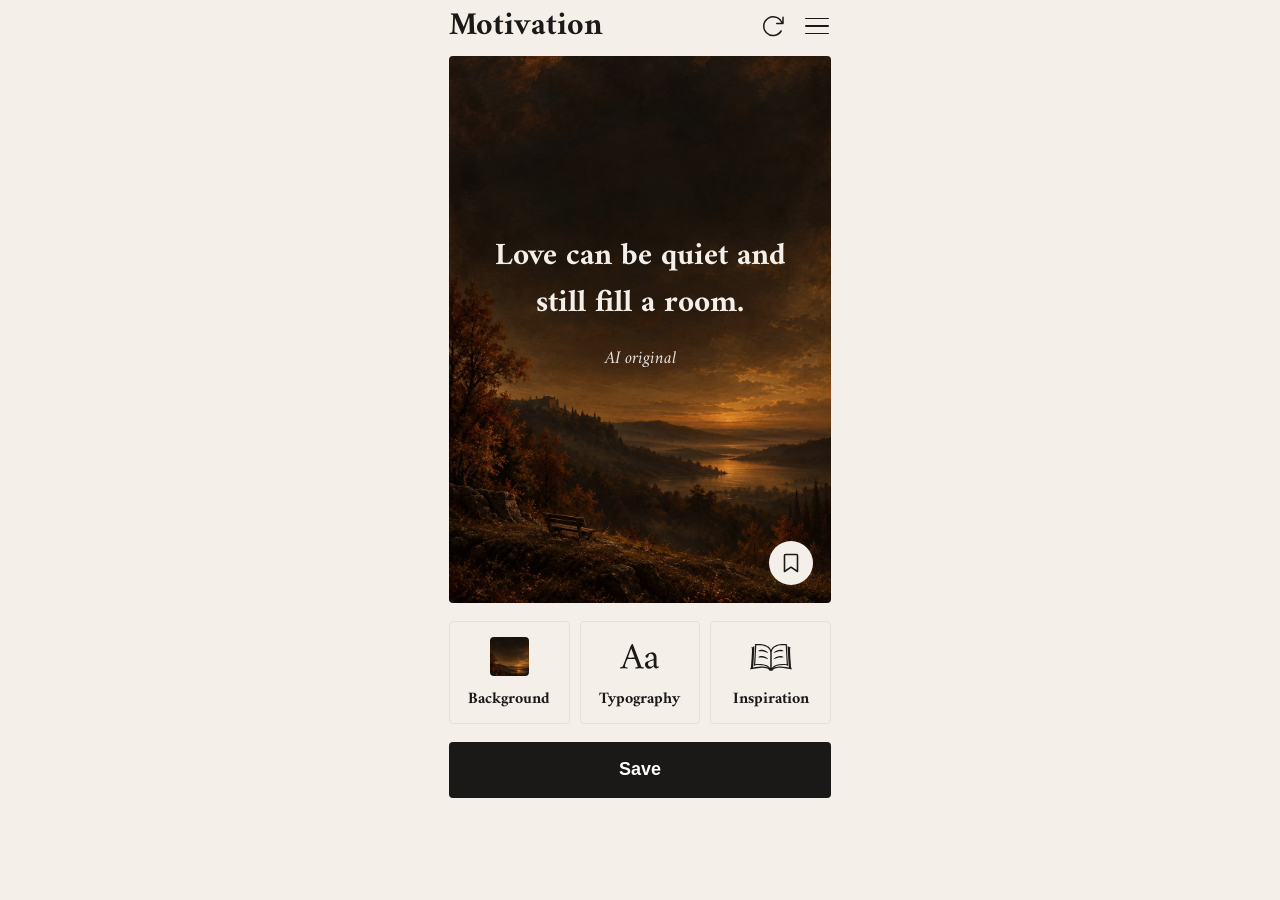
<file: index.html>
<!doctype html>
<html lang="en">
<head><meta charset="utf-8"><meta name="viewport" content="width=device-width, initial-scale=1, viewport-fit=cover"><meta name="theme-color" content="#F5EFE9"><title>Motivation</title><meta name="mobile-web-app-capable" content="yes"><meta name="apple-mobile-web-app-capable" content="yes"><meta name="apple-mobile-web-app-title" content="Motivation"><meta name="apple-mobile-web-app-status-bar-style" content="default"><link rel="manifest" href="app.webmanifest"><link rel="apple-touch-icon" sizes="180x180" href="assets/icons/apple-touch-icon.png"><link rel="icon" type="image/svg+xml" href="assets/icons/app-icon.svg"><link rel="stylesheet" href="styles.css?v=20261022-11"><script src="i18n.js?v=20261022-11" defer></script><script src="app.js?v=20261022-11" defer></script></head>
<body>
<div class="app">
<header class="header"><button class="brand" id="brand">Motivation</button><div class="header-actions"><button class="icon-button" id="refresh" aria-label="Refresh inspiration"><svg aria-hidden="true" width="30" height="30" viewBox="0 0 24 24" fill="none"><path d="M20 5v5h-5M19.3 10a7.5 7.5 0 1 0-.8 6" stroke="currentColor" stroke-width="1.5" vector-effect="non-scaling-stroke" stroke-linecap="round" stroke-linejoin="round"/></svg></button><button class="icon-button menu" id="menu" aria-label="Open menu"><span></span><span></span><span></span></button></div></header>
<main id="home">
<div class="preview-wrap"><div class="wallpaper"><img class="wallpaper-image" src="assets/provided-night-0.jpg" alt=""><div class="wallpaper-copy"><p class="quote"></p><p class="source"></p></div></div><div class="preview-actions"><button class="circle" id="favorite" aria-label="Add to favorites" aria-pressed="false"><svg aria-hidden="true" width="28" height="28" viewBox="0 0 28 28" fill="none" xmlns="http://www.w3.org/2000/svg">
            <path d="M8.5 5.5H19.5C20.0523 5.5 20.5 5.94772 20.5 6.5V22.5L14 18.2L7.5 22.5V6.5C7.5 5.94772 7.94772 5.5 8.5 5.5Z" stroke="#1A1918" stroke-width="1.6" stroke-linejoin="round"/>
          </svg></button></div></div>
<div class="entries"><button class="entry" data-open="image"><span class="entry-art" aria-hidden="true"><img class="entry-bg-image" id="entry-image" src="assets/provided-night-0.jpg" width="39" height="39" alt=""></span><span>Background</span></button><button class="entry" data-open="type"><span class="entry-art" aria-hidden="true"><img src="assets/icons/typography.svg" width="39" height="39" alt=""></span><span>Typography</span></button><button class="entry" data-open="ideas"><span class="entry-art" aria-hidden="true"><img class="is-ideas" src="assets/icons/inspiration.svg" width="42" height="42" alt=""></span><span>Inspiration</span></button></div>
<button class="primary" id="save">Save</button>
<p id="storage-error" class="error" role="status" hidden></p>
</main>

<section id="settings" class="settings" aria-labelledby="settings-title" hidden>
  <header class="page-heading"><button type="button" class="back-button" id="settings-back" aria-label="Back to home">‹</button><h1 id="settings-title">Settings</h1></header>
  <nav class="settings-list" aria-label="Settings">
    <button type="button" class="settings-row" data-settings="language"><span>Language</span><span class="row-detail"><span id="current-language">English</span> <span aria-hidden="true">›</span></span></button>
    <button type="button" class="settings-row" data-settings="favorites"><span>Favorites</span><span class="row-detail"><span id="favorites-count">0</span> <span aria-hidden="true">›</span></span></button>
    <button type="button" class="settings-row" data-settings="feedback"><span>Feedback</span><span aria-hidden="true">›</span></button>
    <button type="button" class="settings-row" data-settings="privacy"><span>Privacy Policy</span><span aria-hidden="true">›</span></button>
    <div class="settings-row version-row"><span>Version</span><span id="version-value" class="row-detail">Demo 0.1</span></div>
  </nav>
</section>
<section id="settings-detail" class="settings" aria-labelledby="detail-title" hidden>
  <header class="page-heading"><button type="button" class="back-button" id="detail-back" aria-label="Back to settings">‹</button><h1 id="detail-title">Favorites</h1></header>
  <div id="detail-favorites" class="detail-panel" hidden><div id="favorites-grid" class="favorites-grid"></div><div id="favorites-empty" class="empty-state"><img class="favorites-empty-icon" src="assets/icons/favorites-empty.png" alt="" aria-hidden="true"><h2>No favorites yet</h2><p>Tap the bookmark on a wallpaper to keep it here.</p><button type="button" class="primary" id="favorites-home">Create a wallpaper</button></div></div>
  <div id="detail-language" class="detail-panel" hidden><p class="helper">Built-in inspiration follows this language. Your own words stay unchanged.</p><div id="language-options" role="group" aria-label="Language"></div></div>
  <div id="detail-feedback" class="detail-panel" hidden><label for="feedback-input">Your feedback</label><textarea id="feedback-input" rows="6" placeholder="Tell us what could be better…"></textarea><p class="helper" id="feedback-note">Demo address only — this inbox does not receive messages.</p><p class="demo-email">feedback@motivation.example</p><button type="button" class="primary" id="copy-feedback">Copy feedback</button><p class="helper" id="feedback-status" role="status"></p></div>
  <div id="detail-privacy" class="detail-panel policy-copy" hidden><h2>About this demo</h2><p>This notice describes Demo 0.1 and its current behavior.</p><p>Every new visit starts with a new quote and background. Favorites and your language choice are kept.</p><h2>Data on this device</h2><p>Your current wallpaper, favorites and language choice are saved in this browser on this device. They are not synced to an account or another device. You can remove them by clearing this site’s browser data.</p><h2>Feedback</h2><p>Feedback is only copied when you ask. This demo does not submit it. The displayed email address is a placeholder, not a working inbox.</p><h2>Images and words</h2><p>Backgrounds and AI-written quotes are bundled with this demo. No live AI generation request is made when you choose them.</p><h2>Website hosting</h2><p>The website is hosted on GitHub Pages. GitHub may process technical request information under its own privacy policy. This notice does not describe GitHub’s practices.</p><h2>Before launch</h2><p>This notice must be updated if analytics, accounts, cloud storage, live AI or real feedback collection are added.</p></div>
</section>
<div id="editor" class="editor" role="dialog" aria-modal="true" aria-label="Wallpaper editor" hidden>
<button class="preview-backdrop" id="preview-close" aria-label="Close editor and return home"><span class="mini-preview"><div class="wallpaper"><img class="wallpaper-image" src="assets/provided-night-0.jpg" alt=""><div class="wallpaper-copy"><p class="quote"></p><p class="source"></p></div></div></span></button>
<section id="sheet" class="sheet">
<div class="sheet-heading"><button class="handle" id="handle" aria-label="Expand editor" aria-expanded="false"><span></span></button></div>
<div class="tabs" role="tablist" aria-label="Editor"><button id="tab-image" role="tab" aria-controls="panel-image" aria-selected="true" data-tab="image">Image</button><button id="tab-type" role="tab" aria-controls="panel-type" aria-selected="false" data-tab="type" tabindex="-1">Type</button><button id="tab-ideas" role="tab" aria-controls="panel-ideas" aria-selected="false" data-tab="ideas" tabindex="-1">Ideas</button></div>
<div class="sheet-content" id="sheet-content">
<section class="panel" id="panel-image" role="tabpanel" aria-labelledby="tab-image"><div class="image-grid"><button type="button" class="image-option" data-background="0" aria-label="Boat in night mist" aria-pressed="false"><img src="assets/provided-night-0.jpg" alt="" loading="lazy"><span class="selected-mark" aria-hidden="true">✓</span></button><button type="button" class="image-option" data-background="1" aria-label="Lone tree at night" aria-pressed="false"><img src="assets/provided-night-1.jpg" alt="" loading="lazy"><span class="selected-mark" aria-hidden="true">✓</span></button><button type="button" class="image-option" data-background="2" aria-label="Bamboo shadows by a window" aria-pressed="false"><img src="assets/provided-night-2.jpg" alt="" loading="lazy"><span class="selected-mark" aria-hidden="true">✓</span></button><button type="button" class="image-option" data-background="3" aria-label="Crescent over cold mountains" aria-pressed="false"><img src="assets/provided-night-3.jpg" alt="" loading="lazy"><span class="selected-mark" aria-hidden="true">✓</span></button><button type="button" class="image-option" data-background="4" aria-label="Light on a dark sea" aria-pressed="false"><img src="assets/provided-night-4.jpg" alt="" loading="lazy"><span class="selected-mark" aria-hidden="true">✓</span></button><button type="button" class="image-option" data-background="5" aria-label="Curtains in the night breeze" aria-pressed="false"><img src="assets/provided-night-5.jpg" alt="" loading="lazy"><span class="selected-mark" aria-hidden="true">✓</span></button><button type="button" class="image-option" data-background="6" aria-label="Snowfield at night" aria-pressed="false"><img src="assets/provided-night-6.jpg" alt="" loading="lazy"><span class="selected-mark" aria-hidden="true">✓</span></button><button type="button" class="image-option" data-background="7" aria-label="Dark vase and bare branches" aria-pressed="false"><img src="assets/provided-night-7.jpg" alt="" loading="lazy"><span class="selected-mark" aria-hidden="true">✓</span></button><button type="button" class="image-option" data-background="8" aria-label="Dunes beneath the stars" aria-pressed="false"><img src="assets/provided-night-8.jpg" alt="" loading="lazy"><span class="selected-mark" aria-hidden="true">✓</span></button><button type="button" class="image-option" data-background="9" aria-label="Reeds over a still pool" aria-pressed="false"><img src="assets/provided-night-9.jpg" alt="" loading="lazy"><span class="selected-mark" aria-hidden="true">✓</span></button><button type="button" class="image-option" data-background="10" aria-label="Pier in night mist" aria-pressed="false"><img src="assets/provided-night-10.jpg" alt="" loading="lazy"><span class="selected-mark" aria-hidden="true">✓</span></button><button type="button" class="image-option" data-background="11" aria-label="Ginkgo on dark stone" aria-pressed="false"><img src="assets/provided-night-11.jpg" alt="" loading="lazy"><span class="selected-mark" aria-hidden="true">✓</span></button><button type="button" class="image-option" data-background="12" aria-label="Burgundy vineyard" aria-pressed="false"><img class="img-thumb-pic" src="assets/rich-wine.jpg" alt="" loading="lazy"><span class="selected-mark" aria-hidden="true">✓</span></button><button type="button" class="image-option" data-background="13" aria-label="Indigo coast" aria-pressed="false"><img class="img-thumb-pic" src="assets/rich-indigo.jpg" alt="" loading="lazy"><span class="selected-mark" aria-hidden="true">✓</span></button><button type="button" class="image-option" data-background="14" aria-label="Emerald woodland" aria-pressed="false"><img class="img-thumb-pic" src="assets/rich-emerald.jpg" alt="" loading="lazy"><span class="selected-mark" aria-hidden="true">✓</span></button><button type="button" class="image-option" data-background="15" aria-label="Copper canyon" aria-pressed="false"><img class="img-thumb-pic" src="assets/rich-umber.jpg" alt="" loading="lazy"><span class="selected-mark" aria-hidden="true">✓</span></button><button type="button" class="image-option" data-background="16" aria-label="Violet still life" aria-pressed="false"><img class="img-thumb-pic" src="assets/rich-plum.jpg" alt="" loading="lazy"><span class="selected-mark" aria-hidden="true">✓</span></button><button type="button" class="image-option" data-background="17" aria-label="Golden autumn" aria-pressed="false"><img class="img-thumb-pic" src="assets/rich-ochre.jpg" alt="" loading="lazy"><span class="selected-mark" aria-hidden="true">✓</span></button><button type="button" class="image-option" data-background="18" aria-label="Teal lagoon" aria-pressed="false"><img class="img-thumb-pic" src="assets/rich-teal.jpg" alt="" loading="lazy"><span class="selected-mark" aria-hidden="true">✓</span></button><button type="button" class="image-option" data-background="19" aria-label="Slate lighthouse" aria-pressed="false"><img class="img-thumb-pic" src="assets/rich-slate.jpg" alt="" loading="lazy"><span class="selected-mark" aria-hidden="true">✓</span></button><button type="button" class="image-option" data-background="20" aria-label="Rose rooftops" aria-pressed="false"><img class="img-thumb-pic" src="assets/rich-rose.jpg" alt="" loading="lazy"><span class="selected-mark" aria-hidden="true">✓</span></button></div></section>
<section class="panel" id="panel-type" role="tabpanel" aria-labelledby="tab-type" hidden><label for="quote-input">Quote</label><textarea aria-describedby="text-limit" id="quote-input" rows="4" placeholder="Add your custom text / quote"></textarea><label for="source-input">Source</label><textarea aria-describedby="text-limit" id="source-input" rows="2" placeholder="Add your custom text / quote"></textarea><p class="helper" id="text-limit" role="status" hidden>Text limit reached. Remove some text to continue.</p><span id="alignment-label" class="field-label">Alignment</span><div class="alignment" role="group" aria-labelledby="alignment-label"><button type="button" data-align="left" aria-label="Align left" aria-pressed="false"><svg aria-hidden="true" width="18" height="16" viewBox="0 0 18 16" fill="none" xmlns="http://www.w3.org/2000/svg">
                  <rect x="0" y="0" width="18" height="1.6" rx="0.8" fill="#1A1918"/>
                  <rect x="0" y="4.8" width="11" height="1.6" rx="0.8" fill="#1A1918"/>
                  <rect x="0" y="9.6" width="14.5" height="1.6" rx="0.8" fill="#1A1918"/>
                  <rect x="0" y="14.4" width="14.5" height="1.6" rx="0.8" fill="#1A1918"/>
                </svg></button><button type="button" data-align="center" aria-label="Align center" aria-pressed="true"><svg aria-hidden="true" width="18" height="16" viewBox="0 0 18 16" fill="none" xmlns="http://www.w3.org/2000/svg">
                  <rect x="0" y="0" width="18" height="1.6" rx="0.8" fill="#1A1918"/>
                  <rect x="3.5" y="4.8" width="11" height="1.6" rx="0.8" fill="#1A1918"/>
                  <rect x="1.75" y="9.6" width="14.5" height="1.6" rx="0.8" fill="#1A1918"/>
                  <rect x="1.75" y="14.4" width="14.5" height="1.6" rx="0.8" fill="#1A1918"/>
                </svg></button><button type="button" data-align="right" aria-label="Align right" aria-pressed="false"><svg aria-hidden="true" width="18" height="16" viewBox="0 0 18 16" fill="none" xmlns="http://www.w3.org/2000/svg">
                  <rect x="0" y="0" width="18" height="1.6" rx="0.8" fill="#1A1918"/>
                  <rect x="7" y="4.8" width="11" height="1.6" rx="0.8" fill="#1A1918"/>
                  <rect x="3.5" y="9.6" width="14.5" height="1.6" rx="0.8" fill="#1A1918"/>
                  <rect x="3.5" y="14.4" width="14.5" height="1.6" rx="0.8" fill="#1A1918"/>
                </svg></button></div></section>
<section class="panel" id="panel-ideas" role="tabpanel" aria-labelledby="tab-ideas" hidden><div class="categories" role="group" aria-label="Quote categories"><button class="category" data-category="Recommended" aria-pressed="false">Recommended</button><button class="category" data-category="Philosophy" aria-pressed="false">Philosophy</button><button class="category" data-category="Motivation" aria-pressed="false">Motivation</button><button class="category" data-category="Love" aria-pressed="false">Love</button><button class="category" data-category="Family" aria-pressed="false">Family</button></div><div id="ideas-grid" class="ideas-grid"></div><p id="ideas-empty" class="helper" hidden>No quotes in this category yet.</p></section>
</div></section></div>
<div id="toast" class="toast" role="status" aria-live="polite" aria-atomic="true"><img id="toast-icon" src="assets/icons/toast-info.svg" data-info="assets/icons/toast-info.svg" data-success="assets/icons/toast-success.svg" width="28" height="28" alt="" aria-hidden="true"><span id="toast-message"></span></div>
</div></body></html>
</file>
<file: styles.css>
@font-face{font-family:Amiri;font-style:normal;font-weight:400;font-display:swap;src:url("assets/fonts/amiri-latin-400-normal.woff2") format("woff2")}
@font-face{font-family:Amiri;font-style:normal;font-weight:700;font-display:swap;src:url("assets/fonts/amiri-latin-700-normal.woff2") format("woff2")}
@font-face{font-family:Amiri;font-style:italic;font-weight:400;font-display:swap;src:url("assets/fonts/amiri-latin-400-italic.woff2") format("woff2")}
:root{--page:#F5EFE9;--ink:#1A1918;--secondary:#625F5D;--border:#E6E0DA;--input:rgba(255,255,255,.5);--serif:Amiri,Georgia,'Times New Roman',serif;--sans:-apple-system,BlinkMacSystemFont,'Helvetica Neue',sans-serif;--gutter:24px;color:var(--ink);font-family:var(--sans);background:var(--page);font-synthesis:none}
*{box-sizing:border-box}body{margin:0}button,textarea{font:inherit;color:inherit}button{cursor:pointer;touch-action:manipulation}button{border:0;background:transparent}button:active{opacity:.78}button:focus-visible{outline:2px solid var(--secondary);outline-offset:3px}button:disabled{cursor:wait;opacity:.5}[hidden]{display:none!important}.app{max-width:430px;margin:0 auto;min-height:100dvh;padding:env(safe-area-inset-top) var(--gutter) calc(32px + env(safe-area-inset-bottom))}.header{display:flex;align-items:center;justify-content:space-between;margin-bottom:16px;height:52px}.brand{font:700 32px/1 var(--serif);padding:0;min-height:44px}.icon-button{width:44px;height:44px;display:flex;align-items:center;justify-content:center}.menu{flex-direction:column;gap:5px;margin-right:-8px}.menu span{width:18px;height:1.5px;background:var(--ink);border-radius:1px}.preview-wrap{position:relative}.wallpaper{position:relative;width:100%;aspect-ratio:342/486;border-radius:4px;overflow:hidden;container-type:inline-size;background:#ddd}.wallpaper-image{position:absolute;inset:0;width:100%;height:100%;object-fit:cover}.wallpaper-copy{color:#F5EFE9;position:absolute;left:12.28%;right:12.28%;top:30%;max-height:51%;overflow:auto;scrollbar-width:thin;text-align:center;overflow-wrap:anywhere}.quote{font:700 8.187cqw/1.5 var(--serif);white-space:pre-wrap;margin:0}.source{font:italic 400 4.678cqw/1.25 var(--serif);margin:5.26cqw 0 0;color:#E6E0DA;white-space:pre-wrap}.source:empty{display:none}.preview-actions{position:absolute;right:18px;bottom:18px;display:flex;gap:10px}.circle{width:44px;height:44px;background:var(--page);border-radius:50%;display:grid;place-items:center}.circle[aria-pressed=true] svg path{fill:var(--ink)}.entries{display:grid;grid-template-columns:repeat(3,minmax(0,1fr));gap:10px;margin:18px 0}.entry{min-width:0;height:103px;border:1px solid var(--border);border-radius:4px;display:flex;flex-direction:column;align-items:center;justify-content:center;gap:12px;padding:12px 2px;font:700 16px/20px var(--serif)}.entry>img{width:39px;height:39px;object-fit:cover;border-radius:4px}.entry>svg{height:39px}.aa{font:400 39px/39px var(--serif)}.primary{width:100%;height:56px;background:var(--ink);color:white;font-size:18px;font-weight:700;border-radius:4px}.error{font-size:13px;line-height:20px;color:#9C3B32;margin-top:12px}.editor{position:fixed;inset:0;z-index:10;background:transparent;width:min(100%,430px);margin:auto;height:var(--editor-height,100dvh)}.preview-backdrop{z-index:0;position:absolute;inset:calc(68px + env(safe-area-inset-top)) 0 auto;width:100%;height:calc(41% - 68px - env(safe-area-inset-top));display:flex;align-items:center;justify-content:center;padding-top:0}.mini-preview{display:block;width:38%;max-height:90%}.mini-preview .wallpaper-copy{scrollbar-width:none}.sheet{z-index:1;position:absolute;bottom:0;width:100%;height:59%;background:var(--page);box-shadow:0 0 40px rgba(128,64,0,.1);border-radius:4px 4px 0 0;display:flex;flex-direction:column;transition:height .24s cubic-bezier(.22,1,.36,1)}.sheet.expanded{height:calc(100% - 20px - env(safe-area-inset-top))}.sheet.dragging{transition:none}.sheet-heading{position:relative;height:44px;flex-shrink:0;display:flex;justify-content:center}.handle{width:130px;height:44px;display:grid;place-items:center;touch-action:none}.handle span{width:46px;height:4px;background:#C4BFBA;border-radius:3px}.tabs{height:48px;flex-shrink:0;display:flex;justify-content:center;border-bottom:1px solid var(--border)}.tabs button{width:88px;font:700 18px/24px var(--serif);position:relative;min-height:44px}.tabs button[aria-selected=true]:after{content:'';position:absolute;width:48px;height:4px;background:var(--ink);bottom:0;left:50%;transform:translateX(-50%)}.sheet-content{overflow:auto;overscroll-behavior:contain;flex:1;padding:24px var(--gutter) calc(24px + env(safe-area-inset-bottom))}.image-grid{display:grid;grid-template-columns:repeat(3,minmax(0,1fr));gap:10px}.image-option{position:relative;aspect-ratio:107/190;padding:0;border-radius:4px;overflow:hidden;background:#D9D9D9}.image-option img{width:100%;height:100%;object-fit:cover;display:block}.image-option[aria-pressed=true]{box-shadow:0 0 0 2px var(--ink);outline-offset:4px}.selected-mark{display:none;position:absolute;right:6px;bottom:6px;width:22px;height:22px;align-items:center;justify-content:center;background:var(--page);border-radius:50%;font-size:14px}.image-option[aria-pressed=true] .selected-mark{display:flex}label,.field-label{display:block;font:700 16px/20px var(--serif);margin-bottom:10px}textarea{display:block;width:100%;resize:vertical;background:var(--input);border:1px solid var(--border);border-radius:4px;padding:10px 18px;font:400 16px/24px var(--sans);margin:0 0 18px;min-height:68px}textarea::placeholder{color:#827B74;opacity:1}textarea:focus{outline:1px solid var(--secondary);border-color:var(--secondary)}#quote-input{min-height:116px;color:#C4BFBA}#quote-input::placeholder{color:#C4BFBA}.alignment{display:grid;grid-template-columns:repeat(3,1fr);height:56px;padding:5px;border:1px solid var(--border);background:var(--input);border-radius:4px}.alignment button{height:44px;border:1px solid transparent;border-radius:4px;display:grid;place-items:center}.alignment button[aria-pressed=true]{background:var(--page);border-color:var(--border)}.categories{display:flex;gap:10px;overflow:auto;margin:0 calc(-1 * var(--gutter)) 16px;padding:0 var(--gutter) 4px;scrollbar-width:thin}.category{flex-shrink:0;min-height:44px;padding:0 14px;border:1px solid var(--border);border-radius:4px;background:#F7F1EA;color:var(--secondary);font-size:14px}.category[aria-pressed=true]{color:white;background:var(--ink);border-color:var(--ink)}.ideas-grid{display:grid;grid-template-columns:repeat(2,minmax(0,1fr));gap:10px;align-items:start}.idea{padding:18px;border:1px solid var(--border);border-radius:4px;font:400 16px/24px var(--serif);overflow-wrap:anywhere;min-height:100px}.idea[aria-pressed=true]{border-color:var(--ink);background:var(--input);box-shadow:inset 0 0 0 .5px var(--ink)}.idea-source{display:block;font:italic 12px/18px var(--serif);color:var(--secondary)}.idea-source:before{content:'';display:block;width:24px;height:1px;background:var(--border);margin:10px auto 6px}.helper{font-size:13px;line-height:20px;color:var(--secondary);margin-top:18px}.toast{position:fixed;z-index:30;top:calc(24px + env(safe-area-inset-top));bottom:auto;left:50%;transform:translate(-50%,-12px);display:flex;align-items:center;gap:12px;width:max-content;max-width:calc(min(100vw,430px) - 48px);border:0;border-radius:4px;background:var(--ink);color:#fff;padding:12px;font:400 18px/24px var(--sans);opacity:0;pointer-events:none;transition:opacity .2s,transform .2s;text-align:left}#toast-icon{width:28px;height:28px;flex:0 0 28px}#toast-message{min-width:0;overflow-wrap:anywhere;white-space:normal}.toast.visible{opacity:1;transform:translate(-50%,0)}
@media(max-width:350px){:root{--gutter:16px}.app{padding-top:env(safe-area-inset-top)}.entry{font-size:15px}.idea{padding:14px}}
@media(prefers-reduced-motion:reduce){*,*:before,*:after{transition:none!important;scroll-behavior:auto!important}}

.wallpaper:after{content:"";position:absolute;inset:0;background:linear-gradient(transparent,rgba(0,0,0,.12),transparent);pointer-events:none}.wallpaper-copy{z-index:1}

body.editing #home{visibility:hidden}

/* Settings use the existing page surface, spacing, border and type roles. */
.settings{min-height:70dvh}.page-heading{display:flex;align-items:center;gap:12px;margin:0 0 24px;min-height:52px}.page-heading h1{font:700 28px/36px var(--serif);margin:0}.back-button{min-width:44px;min-height:44px;font:32px/1 var(--sans);margin-left:-12px}.settings-list{border-top:1px solid var(--border)}.settings-row{display:flex;justify-content:space-between;align-items:center;gap:16px;width:100%;min-height:60px;padding:16px 0;border-bottom:1px solid var(--border);text-align:left;font-size:16px}.row-detail{display:flex;gap:12px;align-items:center;color:var(--secondary);font-size:14px}.version-row{cursor:default}.favorites-grid{display:grid;grid-template-columns:repeat(2,minmax(0,1fr));gap:18px 10px}.favorite-item{min-width:0}.favorite-restore{display:block;width:100%;padding:0;border-radius:4px}.favorite-remove{font-size:13px;min-height:44px;color:var(--secondary);text-decoration:underline;text-underline-offset:4px}.empty-state{padding:40px 0;text-align:center}.empty-state h2{font:700 24px/32px var(--serif);margin:0 0 12px}.empty-state p,.policy-copy p{font-size:14px;line-height:24px;color:var(--secondary);margin:0 0 24px}.empty-state .primary{margin-top:12px}.policy-copy h2{font:700 20px/28px var(--serif);margin:24px 0 12px}
/* Shared reference-space padding: 24 px top/sides; 10 px above actions. */
.wallpaper-copy{inset:7.01754cqw 7.01754cqw 21.05263cqw;max-height:none;display:flex;flex-direction:column;justify-content:center;overflow:hidden}.quote,.source{flex-shrink:0}
.entry>svg{width:39px;height:39px;flex-shrink:0}

.fit-measure{position:fixed;left:-10000px;top:0;width:342px;visibility:hidden;pointer-events:none;contain:layout style}.demo-email{font-size:14px;overflow-wrap:anywhere;margin:0 0 24px;color:var(--secondary)}.entry{font-size:clamp(12px,3.8vw,16px);overflow-wrap:anywhere}.entry>span:last-child{max-width:100%;line-height:20px}.category{max-width:100%;white-space:nowrap}.settings-row>span{min-width:0;overflow-wrap:anywhere}

.language-check{visibility:hidden}.settings-row[aria-pressed=true] .language-check{visibility:visible}

.entry-art{width:42px;height:42px;flex:0 0 42px;display:grid;place-items:center}.entry-art img{display:block;width:39px;height:39px;object-fit:contain}.entry-art img.is-ideas{width:42px;height:42px}.entry-art .entry-bg-image{object-fit:cover;border-radius:4px}

.transition-wallpaper{position:fixed;z-index:0;transform-origin:top left;pointer-events:none;margin:0}.editor.is-transitioning{pointer-events:none}

.idea-column{display:flex;flex-direction:column;gap:10px;min-width:0}.idea-column .idea{width:100%;flex-shrink:0}#source-input,#source-input::placeholder{color:#C4BFBA}.tabs button:focus,.tabs button:focus-visible{outline:0;box-shadow:none}.tabs button:focus-visible{text-decoration:underline;text-underline-offset:6px}.tabs button{-webkit-tap-highlight-color:transparent}

.editor:focus,.editor:focus-visible{outline:none;box-shadow:none}

.entries{margin-top:18px}.preview-backdrop{align-items:flex-start}

/* Confirmed header spacing and Favorites empty state. */
.header{margin-bottom:8px}.header-actions{display:flex;align-items:center;gap:0}.preview-backdrop{top:calc(60px + env(safe-area-inset-top));height:calc(41% - 60px - env(safe-area-inset-top))}.empty-state h2{margin-bottom:6px}.favorites-empty-icon{display:block;width:160px;height:auto;object-fit:contain;margin:0 auto 24px}

/* Larger header symbols, icon-only saved wallpaper actions, Type editing state. */
.menu{gap:6px}.menu span{width:24px;height:1.6px}.empty-state h2{margin-bottom:3px}.empty-state p{font-size:15px}.favorite-item{position:relative}.favorite-remove{position:absolute;right:10px;bottom:10px;padding:0;text-decoration:none}.favorite-remove[aria-pressed=true] svg path{fill:var(--ink)}
#quote-input,#source-input{color:var(--ink)}#quote-input::placeholder,#source-input::placeholder{color:#C4BFBA}
body.editing .header{visibility:hidden}body.editing .preview-backdrop{top:env(safe-area-inset-top);height:calc(41% - env(safe-area-inset-top))}

/* Entries are actions, never visually selected after returning from the sheet. */
.entry:focus,.entry:focus-visible{outline:none;box-shadow:none;border-color:var(--border)}.entry:focus-visible>span:last-child{text-decoration:underline;text-underline-offset:4px}.entry{-webkit-tap-highlight-color:transparent}
body.editing .preview-backdrop{top:calc(24px + env(safe-area-inset-top));height:calc(41% - 42px - env(safe-area-inset-top))}
body.editing .mini-preview{height:100%;width:auto;max-height:none;max-width:calc(100% - 48px);aspect-ratio:342/486}body.editing .mini-preview .wallpaper{height:100%}

body.editing .preview-backdrop{padding:0}

/* Size from the sheet’s measured position, preserving the full wallpaper ratio. */
body.editing .preview-backdrop{height:var(--editor-preview-height,0px)}body.editing .mini-preview{width:var(--editor-preview-width,0px);height:var(--editor-preview-height,0px);max-width:none;flex:none}

/* Background loading: 5% black skeleton with a white sweep. */
.entry-art{position:relative;overflow:hidden;border-radius:4px}.wallpaper.image-loading,.image-option.image-loading,.entry-art.image-loading{background:rgba(0,0,0,.05)}.image-loading>.wallpaper-image,.image-loading>img{opacity:0}.image-loading::after{content:'';position:absolute;inset:0;pointer-events:none;background:linear-gradient(105deg,transparent 25%,rgba(255,255,255,.35) 50%,transparent 75%);transform:translateX(-100%);animation:background-sweep 1.4s ease-in-out infinite}.wallpaper.image-loading .wallpaper-copy{z-index:1}@keyframes background-sweep{to{transform:translateX(100%)}}@media(prefers-reduced-motion:reduce){.image-loading::after{animation:none;transform:none;opacity:.35}}

/* Extend only the home artwork upward by 4px; retain its bottom and entry spacing. */
.header{margin-bottom:4px}#home .preview-wrap{container-type:inline-size}#home .wallpaper{aspect-ratio:auto;height:calc(142.105263cqw + 4px)}

.sheet-heading,.tabs{touch-action:none;user-select:none;-webkit-user-select:none}
</file>
